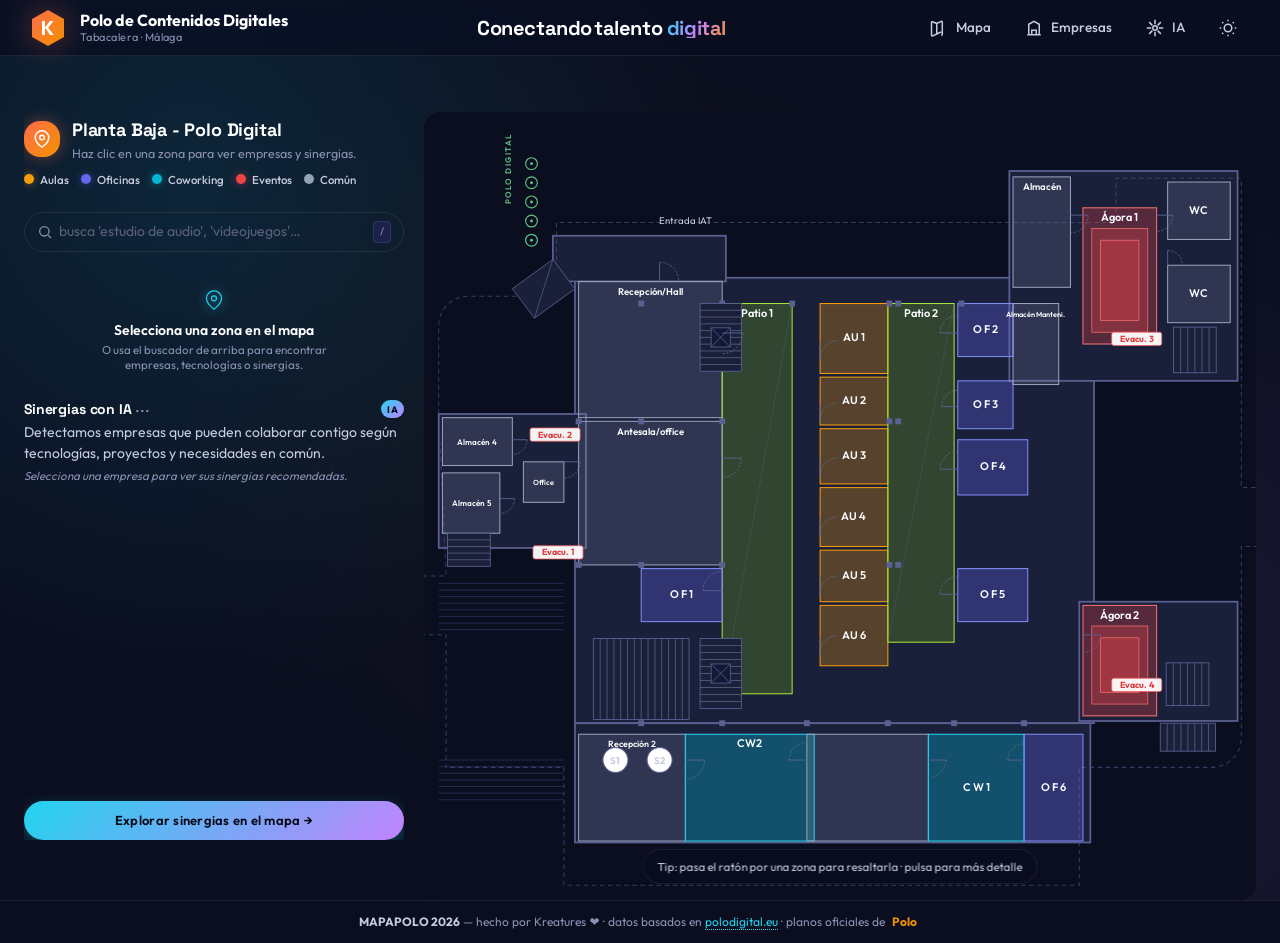
<file: index.html>
<!DOCTYPE html>
<html lang="es" data-theme="dark">
<head>
  <meta charset="UTF-8" />
  <meta name="viewport" content="width=device-width, initial-scale=1.0" />
  <meta name="description" content="MAPAPOLO 2026 — Mapa directorio inteligente del Polo Nacional de Contenidos Digitales. Descubre empresas, espacios y sinergias con IA en la planta baja." />
  <title>MAPAPOLO · Conectando talento digital</title>
  <link rel="preconnect" href="https://fonts.googleapis.com" />
  <link rel="preconnect" href="https://fonts.gstatic.com" crossorigin />
  <link href="https://fonts.googleapis.com/css2?family=Outfit:wght@400;500;600;700;800&family=Space+Grotesk:wght@500;700&display=swap" rel="stylesheet" />
  <link rel="stylesheet" href="css/estilo.css" />
</head>
<body>
  <!-- ==================== HEADER ==================== -->
  <header class="site-header">
    <div class="header-inner">
      <a href="#" class="brand" aria-label="Polo de Contenidos Digitales">
        <span class="brand-mark" aria-hidden="true">
          <svg viewBox="0 0 40 40" width="40" height="40">
            <polygon points="20,2 36,11 36,29 20,38 4,29 4,11" fill="url(#brandGrad)" />
            <path d="M14 27V13h3v6.5l5-6.5h3.5l-5.3 6.8 5.6 7.2H22L17.5 20 17 20.7V27z" fill="#fff" />
            <defs>
              <linearGradient id="brandGrad" x1="0" y1="0" x2="1" y2="1">
                <stop offset="0%" stop-color="#ff6b4a" />
                <stop offset="100%" stop-color="#f39200" />
              </linearGradient>
            </defs>
          </svg>
        </span>
        <span class="brand-text">
          <span class="brand-title">Polo de Contenidos Digitales</span>
          <span class="brand-sub">Tabacalera · Málaga</span>
        </span>
      </a>
      <div class="hero-tagline">
        <span class="hero-line-1">Conectando</span>
        <span class="hero-line-2">talento <span class="accent-text">digital</span></span>
      </div>
      <button class="hamburger" id="menuToggle" aria-label="Menú" aria-expanded="false">
        <span></span>
        <span></span>
        <span></span>
      </button>
      <nav class="header-actions" id="headerMenu" aria-label="Acciones">
        <a href="#mapa" class="header-btn" title="Ir al mapa">
          <svg width="18" height="18" viewBox="0 0 24 24" fill="none" stroke="currentColor" stroke-width="2"><path d="M9 20l-5.4 2.4A1 1 0 012 21.5V4.5a1 1 0 011.4-.9L9 6m0 14V6m0 14l6-2.8m-6-11.2L15 3.2a1 1 0 011.4.9V20.5a1 1 0 01-.6.9L15 21m-6-11.2V21"/></svg>
          <span>Mapa</span>
        </a>
        <a href="#empresas" class="header-btn" title="Empresas">
          <svg width="18" height="18" viewBox="0 0 24 24" fill="none" stroke="currentColor" stroke-width="2"><path d="M3 21h18M5 21V7l7-4 7 4v14M9 21v-6h6v6"/></svg>
          <span>Empresas</span>
        </a>
        <a href="#sinergias" class="header-btn" title="Sinergias IA">
          <svg width="18" height="18" viewBox="0 0 24 24" fill="none" stroke="currentColor" stroke-width="2"><circle cx="12" cy="12" r="3"/><path d="M12 1v6M12 17v6M4.2 4.2l4.3 4.3M15.5 15.5l4.3 4.3M1 12h6M17 12h6M4.2 19.8l4.3-4.3M15.5 8.5l4.3-4.3"/></svg>
          <span>IA</span>
        </a>
        <button class="header-btn" id="themeToggle" title="Cambiar tema">
          <svg id="themeIcon" width="18" height="18" viewBox="0 0 24 24" fill="none" stroke="currentColor" stroke-width="2"><circle cx="12" cy="12" r="5"/><path d="M12 1v2M12 21v2M4.2 4.2l1.4 1.4M18.4 18.4l1.4 1.4M1 12h2M21 12h2M4.2 19.8l1.4-1.4M18.4 5.6l1.4-1.4"/></svg>
        </button>
      </nav>
    </div>
  </header>
<!-- ==================== MAIN: MAPA + PANELES ==================== -->
<main class="layout" id="mapa">

    <!-- ============ COLUMNA IZQUIERDA: PANEL DE IDENTIDAD ============ -->
    <aside class="side-panel" id="empresas">

      <!-- Tarjeta Mapa / Info -->
      <article class="card card-head-map">
        <div class="card-head-map-inner">
          <span class="map-pin" aria-hidden="true">
            <svg width="18" height="18" viewBox="0 0 24 24" fill="none" stroke="currentColor" stroke-width="2"><path d="M21 10c0 7-9 13-9 13s-9-6-9-13a9 9 0 0118 0z"/><circle cx="12" cy="10" r="3"/></svg>
          </span>
          <div>
            <h2 class="card-title">Planta Baja - Polo Digital</h2>
            <p class="muted-sm">Haz clic en una zona para ver empresas y sinergias.</p>
          </div>
        </div>
        <div class="map-card-legend">
          <span class="legend-item"><i class="dot dot-aulas"></i> Aulas</span>
          <span class="legend-item"><i class="dot dot-oficinas"></i> Oficinas</span>
          <span class="legend-item"><i class="dot dot-coworking"></i> Coworking</span>
          <span class="legend-item"><i class="dot dot-eventos"></i> Eventos</span>
          <span class="legend-item"><i class="dot dot-comun"></i> Común</span>
        </div>
      </article>

      <!-- Buscador (siempre visible) -->
      <article class="card card-search">
        <div class="search-mini">
          <svg width="16" height="16" viewBox="0 0 24 24" fill="none" stroke="currentColor" stroke-width="2"><circle cx="11" cy="11" r="7"/><path d="M21 21l-4.3-4.3"/></svg>
          <input type="search" id="searchInput" placeholder="busca 'estudio de audio', 'videojuegos'…" autocomplete="off" />
          <kbd>/</kbd>
        </div>
        <ul class="search-suggestions" id="searchSuggestions" hidden></ul>
      </article>

      <!-- Tarjeta empresa destacada / seleccionada -->
      <article class="card card-empresa" id="empresaCard">
        <div class="empresa-empty" id="empresaEmpty">
          <div class="empty-illustration" aria-hidden="true">
            <svg width="48" height="48" viewBox="0 0 24 24" fill="none" stroke="currentColor" stroke-width="1.4">
              <path d="M21 10c0 7-9 13-9 13s-9-6-9-13a9 9 0 0118 0z"/>
              <circle cx="12" cy="10" r="3"/>
            </svg>
          </div>
          <h3 class="empresa-empty-title">Selecciona una zona en el mapa</h3>
          <p class="empresa-empty-sub">O usa el buscador de arriba para encontrar empresas, tecnologías o sinergias.</p>
        </div>
        <div class="empresa-content" id="empresaContent" hidden>
          <div class="empresa-head">
            <div class="avatar avatar-soft" id="empresaAvatar">·</div>
            <div class="empresa-meta">
              <h3 id="empresaNombre">—</h3>
              <p id="empresaSector" class="muted">—</p>
              <p id="empresaUbicacion" class="muted-sm">
                <svg width="12" height="12" viewBox="0 0 24 24" fill="none" stroke="currentColor" stroke-width="2"><path d="M21 10c0 7-9 13-9 13s-9-6-9-13a9 9 0 0118 0z"/><circle cx="12" cy="10" r="3"/></svg>
                <span id="empresaUbicacionTxt">—</span>
              </p>
            </div>
            <button class="icon-btn" id="empresaClose" title="Cerrar">×</button>
          </div>
          <p id="empresaDesc" class="empresa-desc">—</p>
          <div class="empresa-tech" id="empresaTech"></div>
          <a id="empresaWeb" class="empresa-web" target="_blank" rel="noopener" hidden>
            <svg width="14" height="14" viewBox="0 0 24 24" fill="none" stroke="currentColor" stroke-width="2"><path d="M21 13V6a2 2 0 00-2-2H5a2 2 0 00-2 2v12a2 2 0 002 2h7M21 13h-7M21 13l-4 4"/></svg>
            Visitar web
          </a>
        </div>
      </article>

      <!-- Tarjeta Sinergias con IA -->
      <article class="card card-sinergias" id="sinergias">
        <div class="sinergias-head">
          <h3>Sinergias con IA <span class="dots">···</span></h3>
          <span class="badge-ai">IA</span>
        </div>
        <p class="muted">
          Detectamos empresas que pueden colaborar contigo según tecnologías,
          proyectos y necesidades en común.
        </p>
        <div class="sinergias-body" id="sinergiasBody">
          <p class="sinergias-empty">Selecciona una empresa para ver sus sinergias recomendadas.</p>
        </div>

        <a href="#mapa" class="btn-cta" id="btnVerSinergias">Explorar sinergias en el mapa →</a>
      </article>
    </aside>

    <!-- ============ COLUMNA CENTRAL: MAPA ============ -->
    <section class="map-section">
      <div class="map-card">
        <div class="map-stage" id="mapStage">
          <!-- Capa de líneas de sinergia (debajo del SVG) -->
          <svg class="synergy-layer" id="synergyLayer" viewBox="280 510 1130 970" preserveAspectRatio="xMidYMid meet" aria-hidden="true">
            <defs>
              <linearGradient id="synGrad" x1="0" y1="0" x2="1" y2="1">
                <stop offset="0%" stop-color="#22d3ee" />
                <stop offset="50%" stop-color="#c084fc" />
                <stop offset="100%" stop-color="#f39200" />
              </linearGradient>
            </defs>
            <g id="synergyLines"></g>
          </svg>
          <!-- SVG del plano real -->
          <div class="svg-host" id="svgHost"></div>
          <!-- Hint flotante -->
          <div class="map-hint" id="mapHint">Tip: pasa el ratón por una zona para resaltarla · pulsa para más detalle</div>
        </div>
      </div>


    </section>
  </main>

  <!-- ==================== TOAST / NOTIFICACIONES ==================== -->
  <div class="toast-container" id="toastContainer" aria-live="polite"></div>



  <!-- ==================== FOOTER ==================== -->
  <footer class="site-footer">
    <p>
      <strong>MAPAPOLO 2026</strong> — hecho por Kreatures ❤ ·
      datos basados en <a href="https://www.polodigital.eu/habitantes/nuevos/" target="_blank" rel="noopener">polodigital.eu</a> ·
      planos oficiales de <span class="footer-polo">Polo</span>
    </p>
  </footer>

  <!-- ==================== SCRIPTS ==================== -->
  <script src="js/datos.js"></script>
  <script src="js/buscador.js"></script>
  <script src="js/mapa.js"></script>
  <script src="js/app.js"></script>
</body>
</html>
</file>
<file: css/estilo.css>
/* ============================================================
   MAPAPOLO 2026 · Hoja de estilos principal
   Tema oscuro futurista inspirado en el mockup del proyecto
   ============================================================ */

/* ---------- VARIABLES ---------- */
:root {
  /* Fondos */
  --bg-base: #0a0e1f;
  --bg-surface: #131838;
  --bg-elevated: #1c2249;
  --bg-canvas: #060916;
  --bg-glow-a: rgba(34, 211, 238, 0.12);
  --bg-glow-b: rgba(192, 132, 252, 0.10);

  /* Marca */
  --brand-orange: #f39200;
  --brand-coral: #ff6b4a;
  --brand-yellow: #ffc845;

  /* Zonas (paleta del mockup) */
  --zone-violet: #a855f7;
  --zone-cyan: #06b6d4;
  --zone-green: #22c55e;
  --zone-magenta: #ec4899;
  --zone-amber: #f59e0b;
  --zone-red: #ef4444;
  --zone-indigo: #6366f1;
  --zone-rose: #f43f5e;
  --zone-teal: #14b8a6;
  --zone-slate: #94a3b8;

  /* Acentos neón */
  --neon-cyan: #22d3ee;
  --neon-violet: #c084fc;
  --neon-orange: #fb923c;
  --neon-green: #4ade80;

  /* Texto */
  --text-primary: #ffffff;
  --text-secondary: #c7cbe0;
  --text-muted: #8b91b3;
  --text-faint: #5a5f7d;

  /* Bordes / sombras */
  --border-soft: rgba(255, 255, 255, 0.08);
  --border-strong: rgba(255, 255, 255, 0.15);
  --shadow-sm: 0 4px 12px rgba(0, 0, 0, 0.25);
  --shadow-md: 0 12px 32px rgba(0, 0, 0, 0.35);
  --shadow-lg: 0 24px 64px rgba(0, 0, 0, 0.5);
  --shadow-glow-cyan: 0 0 24px rgba(34, 211, 238, 0.4);
  --shadow-glow-violet: 0 0 24px rgba(192, 132, 252, 0.4);

  /* Geometría */
  --radius-sm: 8px;
  --radius-md: 16px;
  --radius-lg: 24px;
  --radius-full: 999px;

  /* Tipografía */
  --font-sans: 'Outfit', system-ui, -apple-system, 'Segoe UI', sans-serif;
  --font-display: 'Space Grotesk', 'Outfit', system-ui, sans-serif;

  /* Easing */
  --ease: cubic-bezier(0.4, 0, 0.2, 1);
  --ease-bounce: cubic-bezier(0.34, 1.56, 0.64, 1);

  /* Layout */
  --header-h: 56px;
  --side-w: 380px;
}

/* ---------- RESET ---------- */
*,
*::before,
*::after {
  box-sizing: border-box;
  margin: 0;
  padding: 0;
}

html {
  scroll-behavior: smooth;
}

body {
  font-family: var(--font-sans);
  background: var(--bg-base);
  color: var(--text-primary);
  line-height: 1.5;
  height: 100vh;
  overflow: hidden;
  -webkit-font-smoothing: antialiased;
  -moz-osx-font-smoothing: grayscale;

  /* Fondo decorativo con halos */
  background-image:
    radial-gradient(circle at 15% 20%, var(--bg-glow-a) 0%, transparent 40%),
    radial-gradient(circle at 85% 80%, var(--bg-glow-b) 0%, transparent 45%),
    radial-gradient(circle at 50% 50%, rgba(243, 146, 0, 0.04) 0%, transparent 60%);
  background-attachment: fixed;
}

img,
svg {
  display: block;
  max-width: 100%;
}

a {
  color: inherit;
  text-decoration: none;
}

button {
  font: inherit;
  cursor: pointer;
  background: none;
  border: none;
  color: inherit;
}

input {
  font: inherit;
}

:focus-visible {
  outline: 2px solid var(--neon-cyan);
  outline-offset: 2px;
  border-radius: 4px;
}

[hidden] {
  display: none !important;
}

/* ---------- TIPOGRAFÍA BASE ---------- */
.muted {
  color: var(--text-secondary);
  font-size: 14px;
  line-height: 1.55;
}

.muted-sm {
  color: var(--text-muted);
  font-size: 12.5px;
  line-height: 1.5;
}

/* ============================================================
   HEADER
   ============================================================ */
.site-header {
  position: sticky;
  top: 0;
  z-index: 100;
  height: var(--header-h);
  background: rgba(10, 14, 31, 0.75);
  backdrop-filter: blur(16px) saturate(140%);
  -webkit-backdrop-filter: blur(16px) saturate(140%);
  border-bottom: 1px solid var(--border-soft);
}

.header-inner {
  max-width: 1600px;
  margin: 0 auto;
  height: 100%;
  padding: 0 28px;
  display: flex;
  align-items: center;
  justify-content: space-between;
  gap: 16px;
}

.brand {
  display: flex;
  align-items: center;
  gap: 12px;
  text-decoration: none;
}

.brand-mark {
  display: grid;
  place-items: center;
  filter: drop-shadow(0 0 16px rgba(255, 107, 74, 0.4));
  transition: transform .3s var(--ease);
}

.brand:hover .brand-mark {
  transform: rotate(60deg) scale(1.05);
}

.brand-text {
  display: flex;
  flex-direction: column;
  line-height: 1.1;
}

.brand-title {
  font-weight: 700;
  font-size: 16px;
  color: var(--text-primary);
}

.brand-sub {
  font-weight: 400;
  font-size: 11px;
  color: var(--text-muted);
  margin-top: 2px;
  letter-spacing: 0.04em;
}

.header-actions {
  display: flex;
  align-items: center;
  gap: 4px;
}

.header-btn {
  display: inline-flex;
  align-items: center;
  gap: 8px;
  padding: 8px 14px;
  border-radius: var(--radius-full);
  font-size: 13.5px;
  font-weight: 500;
  color: var(--text-secondary);
  border: 1px solid transparent;
  transition: all .2s var(--ease);
}

.header-btn:hover {
  background: rgba(255, 255, 255, 0.06);
  border-color: var(--border-soft);
  color: var(--text-primary);
}

.header-btn span {
  display: none;
}

@media (min-width: 720px) {
  .header-btn span {
    display: inline;
  }
}

/* ---------- HAMBURGER MENU ---------- */
.hamburger {
  display: none;
  flex-direction: column;
  justify-content: center;
  gap: 5px;
  width: 36px;
  height: 36px;
  background: none;
  border: none;
  cursor: pointer;
  padding: 6px;
  z-index: 110;
}

.hamburger span {
  display: block;
  width: 100%;
  height: 2.5px;
  background: var(--text-secondary);
  border-radius: 2px;
  transition: transform .3s var(--ease), opacity .3s var(--ease);
}

.hamburger.is-open span:nth-child(1) {
  transform: translateY(7.5px) rotate(45deg);
}

.hamburger.is-open span:nth-child(2) {
  opacity: 0;
}

.hamburger.is-open span:nth-child(3) {
  transform: translateY(-7.5px) rotate(-45deg);
}

/* ---------- TAGLINE EN HEADER ---------- */
.hero-tagline {
  display: none;
  align-items: center;
  gap: 2px;
  font-family: var(--font-display);
  font-weight: 800;
  font-size: 20px;
  letter-spacing: -0.02em;
  line-height: 1;
  color: var(--text-primary);
  white-space: nowrap;
}

.hero-tagline .hero-line-1,
.hero-tagline .hero-line-2 {
  display: inline;
}

.hero-tagline .hero-line-1::after {
  content: " ";
}

.accent-text {
  background: linear-gradient(120deg, var(--neon-cyan) 0%, var(--neon-violet) 50%, var(--neon-orange) 100%);
  -webkit-background-clip: text;
  background-clip: text;
  color: transparent;
  display: inline-block;
}

@media (min-width: 900px) {
  .hero-tagline {
    display: inline-flex;
  }
}

@media (max-width: 899px) {
  .hero-tagline {
    display: none;
  }
}

@media (max-width: 720px) {
  .hamburger {
    display: flex;
  }

  .header-actions {
    position: fixed;
    top: 0;
    right: 0;
    z-index: 105;
    width: 220px;
    height: 100dvh;
    background: var(--bg-surface);
    border: 1px solid var(--border-soft);
    border-right: none;
    flex-direction: column;
    padding: 68px 16px 24px;
    gap: 4px;
    transform: translateX(100%);
    transition: transform .3s var(--ease);
    box-shadow: var(--shadow-lg);
    pointer-events: none;
  }

  .header-actions .header-btn span {
    display: inline;
  }

  .header-actions.is-open {
    transform: translateX(0);
    pointer-events: auto;
  }

  .brand-title {
    font-size: 13px;
    white-space: nowrap;
  }

  .header-inner {
    padding: 0 16px;
    gap: 8px;
  }
}

/* ============================================================
   LAYOUT PRINCIPAL
   ============================================================ */
.layout {
  max-width: 1600px;
  margin: 0 auto;
  padding: 0 24px;
  display: grid;
  grid-template-columns: var(--side-w) 1fr;
  gap: 20px;
  height: calc(100vh - var(--header-h));
  min-height: 0;
}

@media (max-width: 1100px) {
  html {
    overscroll-behavior-x: none;
  }

  body {
    display: flex;
    flex-direction: column;
    height: auto;
    min-height: 100vh;
    overflow-y: auto;
    overflow-x: hidden;
    touch-action: pan-y;
    overscroll-behavior-x: none;
  }

  .layout {
    grid-template-columns: 1fr;
    height: auto;
    min-height: 0;
    flex: 1 0 auto;
    overflow-y: visible;
  }

  .map-section {
    order: -1;
    height: auto;
    min-height: 0;
    padding-top: 0;
  }

  .map-card {
    height: auto;
    flex: 0 0 auto;
  }

  .map-stage {
    height: auto;
    min-height: 320px;
    max-height: 60vh;
  }

  .map-card-legend {
    width: 100%;
  }

  .side-panel {
    position: static !important;
    max-height: none !important;
    overflow-y: visible !important;
    height: auto;
  }

  .side-panel {
    padding-top: 24px;
    padding-bottom: 24px;
  }
}

/* ============================================================
   PANEL LATERAL (sidebar)
   ============================================================ */
.side-panel {
  display: flex;
  flex-direction: column;
  gap: 24px;
  height: 100%;
  min-height: 0;
  overflow: hidden;
  padding: 60px 0;
}

/* ---------- CARDS base (sin fondo, sin borde) ---------- */
.card {
  background: transparent;
  border: none;
  padding: 0;
  transition: none;
  position: relative;
  overflow: visible;
  flex-shrink: 0;
}

.card::before {
  content: none;
}

.card:hover {
  border: none;
}

.card-title {
  font-family: var(--font-display);
  font-size: 17px;
  font-weight: 700;
  letter-spacing: -0.01em;
  margin-bottom: 1px;
}

.avatar {
  width: 32px;
  height: 32px;
  min-width: 32px;
  min-height: 32px;
  border-radius: var(--radius-full);
  display: grid;
  place-items: center;
  font-weight: 700;
  font-size: 12px;
  color: #fff;
  flex-shrink: 0;
  background: var(--bg-canvas);
  border: none;
}

.avatar-soft {
  background: var(--bg-elevated);
  color: var(--neon-cyan);
  border-color: var(--border-strong);
  font-weight: 600;
}

.tag {
  display: inline-flex;
  align-items: center;
  gap: 3px;
  padding: 2px 7px;
  font-size: 10px;
  font-weight: 500;
  border-radius: var(--radius-full);
  background: rgba(255, 255, 255, 0.04);
  border: 1px solid var(--border-soft);
  color: var(--text-secondary);
  line-height: 1.2;
  white-space: nowrap;
  max-width: 100%;
  overflow: hidden;
  text-overflow: ellipsis;
}

.tag-violet {
  border-color: rgba(168, 85, 247, 0.4);
  color: #d4b4ff;
  background: rgba(168, 85, 247, 0.08);
}

.tag-orange {
  border-color: rgba(243, 146, 0, 0.4);
  color: #ffc985;
  background: rgba(243, 146, 0, 0.08);
}

.tag-green {
  border-color: rgba(34, 197, 94, 0.4);
  color: #86efac;
  background: rgba(34, 197, 94, 0.08);
}

.tag-cyan {
  border-color: rgba(6, 182, 212, 0.4);
  color: #67e8f9;
  background: rgba(6, 182, 212, 0.08);
}

/* ---------- Tarjeta Buscador (siempre visible) ---------- */
.card-search {
  padding: 0 0 4px;
  flex-shrink: 0;
}

.card-search .search-mini {
  margin: 0;
}

.search-mini {
  display: flex;
  align-items: center;
  gap: 6px;
  padding: 8px 12px;
  background: transparent;
  border: 1px solid var(--border-soft);
  border-radius: var(--radius-full);
  transition: border-color .2s var(--ease), box-shadow .2s var(--ease);
}

.search-mini:focus-within {
  border-color: var(--neon-cyan);
  box-shadow: 0 0 0 3px rgba(34, 211, 238, 0.15);
}

.search-mini svg {
  color: var(--text-muted);
  flex-shrink: 0;
}

.search-mini input {
  flex: 1;
  background: none;
  border: none;
  color: var(--text-primary);
  font-size: 14px;
  outline: none;
  min-width: 0;
}

.search-mini input::placeholder {
  color: var(--text-faint);
}

.search-mini kbd {
  font-family: var(--font-sans);
  font-size: 10.5px;
  padding: 2px 6px;
  background: var(--bg-elevated);
  border: 1px solid var(--border-soft);
  border-radius: 4px;
  color: var(--text-muted);
  flex-shrink: 0;
}

.search-suggestions {
  list-style: none;
  position: absolute;
  top: calc(100% + 4px);
  left: 0;
  right: 0;
  background: var(--bg-surface);
  border: 1px solid var(--border-soft);
  border-radius: var(--radius-md);
  overflow: hidden;
  text-align: left;
  max-height: 260px;
  overflow-y: auto;
  z-index: 50;
  box-shadow: var(--shadow-lg);
}

.card-search {
  position: relative;
}

.search-suggestions li {
  padding: 10px 14px;
  font-size: 13px;
  cursor: pointer;
  border-bottom: 1px solid var(--border-soft);
  display: flex;
  align-items: center;
  gap: 10px;
  transition: background .15s var(--ease);
}

.search-suggestions li:last-child {
  border-bottom: none;
}

.search-suggestions li:hover,
.search-suggestions li.active {
  background: var(--bg-elevated);
}

.search-suggestions li .sug-score {
  margin-left: auto;
  font-size: 11px;
  color: var(--neon-cyan);
  font-weight: 600;
}

/* ---------- Tarjeta Empresa ---------- */
.card-empresa {
  flex: 0 0 auto;
  min-height: 0;
  display: flex;
  flex-direction: column;
  overflow: hidden;
}

.empresa-empty {
  text-align: center;
  padding: 2px;
  display: flex;
  flex-direction: column;
  align-items: center;
  gap: 2px;
  justify-content: center;
}

.empty-illustration {
  width: 36px;
  height: 36px;
  display: grid;
  place-items: center;
  border-radius: var(--radius-full);
  background: radial-gradient(circle, rgba(34, 211, 238, 0.15) 0%, transparent 70%);
  color: var(--neon-cyan);
  margin-bottom: 0;
}

.empty-illustration svg {
  width: 20px;
  height: 20px;
}

.empresa-empty-title {
  font-size: 14px;
  font-weight: 600;
  margin: 0;
  color: var(--text-primary);
}

.empresa-empty-sub {
  font-size: 11.5px;
  color: var(--text-muted);
  margin: 0;
  line-height: 1.3;
  max-width: 260px;
}

.empresa-content {
  display: flex;
  flex-direction: column;
  gap: 3px;
  flex: 0 0 auto;
  min-height: 0;
  overflow: hidden;
}

.empresa-head {
  display: flex;
  align-items: flex-start;
  gap: 8px;
}

.empresa-meta {
  flex: 1;
  min-width: 0;
}

.empresa-meta h3 {
  font-family: var(--font-display);
  font-size: 15px;
  font-weight: 700;
  letter-spacing: -0.01em;
  margin: 0 0 2px;
  word-break: break-word;
  line-height: 1.2;
  min-height: 1.2em;
}

.empresa-meta p {
  display: flex;
  align-items: center;
  gap: 4px;
  margin: 1px 0;
  font-size: 11.5px;
  line-height: 1.2;
}

.icon-btn {
  width: 30px;
  height: 30px;
  display: grid;
  place-items: center;
  border-radius: var(--radius-full);
  background: rgba(255, 255, 255, 0.06);
  color: var(--text-secondary);
  font-size: 18px;
  flex-shrink: 0;
  transition: background .2s var(--ease), color .2s var(--ease);
}

.icon-btn:hover {
  background: rgba(255, 255, 255, 0.12);
  color: var(--text-primary);
}

.empresa-desc {
  font-size: 11.5px;
  color: var(--text-secondary);
  line-height: 1.3;
  word-break: break-word;
  overflow-wrap: anywhere;
  margin: 0;
  flex-shrink: 0;
  display: -webkit-box;
  -webkit-line-clamp: 2;
  -webkit-box-orient: vertical;
  overflow: hidden;
}

.empresa-tech {
  display: flex;
  flex-wrap: wrap;
  gap: 3px;
  align-items: flex-start;
  align-content: flex-start;
  flex-shrink: 0;
  min-height: 0;
}

.empresa-web {
  align-self: flex-start;
  display: inline-flex;
  align-items: center;
  gap: 4px;
  font-size: 11.5px;
  font-weight: 500;
  color: var(--neon-cyan);
  padding: 4px 10px;
  border-radius: var(--radius-full);
  border: 1px solid rgba(34, 211, 238, 0.3);
  background: rgba(34, 211, 238, 0.06);
  transition: background .2s var(--ease), border-color .2s var(--ease);
}

.empresa-web:hover {
  background: rgba(34, 211, 238, 0.15);
  border-color: var(--neon-cyan);
}

/* ---------- Tarjeta Sinergias ---------- */
.card-sinergias {
  background: transparent;
  flex: 1;
  min-height: 0;
  display: flex;
  flex-direction: column;
  overflow: hidden;
}

.sinergias-head {
  display: flex;
  align-items: center;
  gap: 4px;
  margin-bottom: 2px;
  flex-shrink: 0;
}

.sinergias-head h3 {
  font-family: var(--font-display);
  font-size: 14px;
  font-weight: 700;
  letter-spacing: -0.01em;
  flex: 1;
}

.dots {
  color: var(--text-muted);
  letter-spacing: 2px;
  font-size: 12px;
}

.badge-ai {
  display: inline-flex;
  align-items: center;
  font-size: 9.5px;
  font-weight: 700;
  letter-spacing: 0.05em;
  padding: 2px 6px;
  border-radius: var(--radius-full);
  background: linear-gradient(135deg, var(--neon-cyan), var(--neon-violet));
  color: var(--bg-canvas);
}

.sinergias-body {
  margin: 2px 0;
  display: flex;
  flex-direction: column;
  gap: 4px;
  flex: 1;
  min-height: 0;
  overflow: hidden;
}

.sinergias-empty {
  font-size: 11.5px;
  color: var(--text-muted);
  font-style: italic;
}

.synergy-card {
  background: transparent;
  border: 1px solid var(--border-soft);
  border-radius: var(--radius-sm);
  padding: 8px 10px;
  display: flex;
  flex-direction: column;
  gap: 4px;
  position: relative;
  overflow: hidden;
  transition: border-color .2s var(--ease), transform .2s var(--ease);
  cursor: pointer;
}

.synergy-card::before {
  content: "";
  position: absolute;
  left: 0;
  top: 0;
  bottom: 0;
  width: 3px;
  background: linear-gradient(180deg, var(--neon-cyan), var(--neon-violet));
}

.synergy-card:hover {
  border-color: var(--neon-cyan);
  transform: translateX(2px);
}

.synergy-card-head {
  display: flex;
  align-items: center;
  gap: 6px;
  font-size: 12px;
  font-weight: 600;
}

.synergy-card-score {
  margin-left: auto;
  font-size: 10px;
  font-weight: 700;
  padding: 1px 6px;
  border-radius: var(--radius-full);
  background: rgba(34, 211, 238, 0.12);
  color: var(--neon-cyan);
  font-family: var(--font-display);
}

.synergy-card-score.high {
  background: rgba(74, 222, 128, 0.15);
  color: var(--neon-green);
}

.synergy-card-score.med {
  background: rgba(251, 146, 60, 0.15);
  color: var(--neon-orange);
}

.synergy-card-reason {
  font-size: 10.5px;
  color: var(--text-muted);
  line-height: 1.3;
  word-break: break-word;
  overflow-wrap: anywhere;
}

.btn-cta {
  display: inline-flex;
  align-items: center;
  justify-content: center;
  gap: 6px;
  margin-top: auto;
  padding: 10px 18px;
  font-size: 13px;
  font-weight: 600;
  color: var(--bg-canvas);
  background: linear-gradient(135deg, var(--neon-cyan) 0%, var(--neon-violet) 100%);
  border-radius: var(--radius-full);
  letter-spacing: 0.02em;
  transition: transform .2s var(--ease), box-shadow .2s var(--ease);
  box-shadow: 0 6px 18px rgba(34, 211, 238, 0.3);
  flex-shrink: 0;
}

.btn-cta:hover {
  transform: translateY(-2px);
  box-shadow: 0 10px 28px rgba(34, 211, 238, 0.45);
}

/* ============================================================
   MAPA
   ============================================================ */
.map-section {
  display: flex;
  flex-direction: column;
  height: 100%;
  min-height: 0;
  padding-top: 56px;
}

.map-card {
  background: transparent;
  border: none;
  box-shadow: none;
  position: relative;
  overflow: visible;
  flex: 1;
  min-height: 0;
  display: flex;
  flex-direction: column;
}

.map-card::before {
  content: none;
}

.map-pin {
  width: 36px;
  height: 36px;
  display: grid;
  place-items: center;
  background: linear-gradient(135deg, var(--brand-coral), var(--brand-orange));
  border-radius: var(--radius-md);
  color: #fff;
  box-shadow: 0 0 16px rgba(255, 107, 74, 0.4);
  flex-shrink: 0;
}

.card-head-map {
  display: flex;
  flex-direction: column;
  gap: 8px;
}

.card-head-map-inner {
  display: flex;
  align-items: center;
  gap: 12px;
}

.card-head-map .card-title {
  font-family: var(--font-display);
  font-size: 18px;
  font-weight: 700;
  letter-spacing: -0.01em;
  white-space: nowrap;
}

.map-card-legend {
  display: flex;
  flex-wrap: wrap;
  gap: 12px;
  align-items: center;
}

.legend-item {
  display: inline-flex;
  align-items: center;
  gap: 6px;
  font-size: 11.5px;
  color: var(--text-secondary);
  font-weight: 500;
}

.legend-item .dot {
  width: 10px;
  height: 10px;
  border-radius: var(--radius-full);
  display: inline-block;
}

.dot-aulas {
  background: var(--zone-amber);
  box-shadow: 0 0 8px rgba(245, 158, 11, 0.5);
}

.dot-oficinas {
  background: var(--zone-indigo);
  box-shadow: 0 0 8px rgba(99, 102, 241, 0.5);
}

.dot-coworking {
  background: var(--zone-cyan);
  box-shadow: 0 0 8px rgba(6, 182, 212, 0.5);
}

.dot-eventos {
  background: var(--zone-red);
  box-shadow: 0 0 8px rgba(239, 68, 68, 0.5);
}

.dot-comun {
  background: var(--zone-slate);
}

/* ---------- Stage del mapa ---------- */
.map-stage {
  position: relative;
  flex: 1;
  min-height: 0;
  display: flex;
  align-items: center;
  justify-content: center;
  overflow: hidden;
}

.map-stage::before {
  content: "";
  position: absolute;
  inset: 0;
  background-image:
    linear-gradient(rgba(34, 211, 238, 0.04) 1px, transparent 1px),
    linear-gradient(90deg, rgba(34, 211, 238, 0.04) 1px, transparent 1px);
  background-size: 28px 28px;
  pointer-events: none;
  mask-image: radial-gradient(ellipse at center, black 30%, transparent 80%);
  -webkit-mask-image: radial-gradient(ellipse at center, black 30%, transparent 80%);
}

:root[data-theme="light"] .map-stage::before {
  background-image:
    linear-gradient(rgba(128, 128, 128, 0.06) 1px, transparent 1px),
    linear-gradient(90deg, rgba(128, 128, 128, 0.06) 1px, transparent 1px);
}

.synergy-layer {
  position: absolute;
  inset: 0;
  pointer-events: none;
  z-index: 1;
  width: 100%;
  height: 100%;
}

.svg-host {
  position: relative;
  z-index: 2;
  width: 100%;
  height: 100%;
  display: flex;
  justify-content: center;
  align-items: center;
  overflow: hidden;
  background: #0a0e1f;
  border-radius: var(--radius-md);
}

:root[data-theme="light"] .svg-host {
  background: #f4f6f9;
}

.svg-host svg {
  width: 100%;
  height: 100%;
  display: block;
}

:root[data-theme="light"] .svg-host svg {
  filter: invert(1) hue-rotate(180deg);
  background: transparent;
}

/* ---------- Zonas interactivas dentro del SVG ---------- */
.svg-host svg [data-space] {
  cursor: pointer;
  transition: filter .25s var(--ease), transform .2s var(--ease);
  transform-origin: center;
  transform-box: fill-box;
}

.svg-host svg [data-space]:hover {
  filter: brightness(1.2) drop-shadow(0 0 14px rgba(34, 211, 238, 0.7));
}

.svg-host svg [data-space].is-active {
  filter: brightness(1.3) drop-shadow(0 0 18px var(--neon-cyan));
}

.svg-host svg [data-space].is-highlight {
  filter: brightness(1.15) drop-shadow(0 0 10px rgba(255, 200, 69, 0.7));
  animation: pulse-highlight 1.6s ease-in-out infinite;
}

@keyframes pulse-highlight {

  0%,
  100% {
    filter: brightness(1.15) drop-shadow(0 0 10px rgba(255, 200, 69, 0.7));
  }

  50% {
    filter: brightness(1.45) drop-shadow(0 0 18px rgba(255, 200, 69, 0.95));
  }
}

.svg-host svg [data-space] text {
  pointer-events: none;
  user-select: none;
}

.svg-host svg [data-space].is-dim {
  opacity: 0.3;
}

/* ---------- Color por categoría (sobrescribe el fill base del SVG) ---------- */
/* AULAS — amber */
.svg-host svg #au1 rect,
.svg-host svg #au2 rect,
.svg-host svg #au3 rect,
.svg-host svg #au4 rect,
.svg-host svg #au5 rect,
.svg-host svg #au6 rect {
  fill: rgba(245, 158, 11, 0.28) !important;
  stroke: #f59e0b !important;
}

.svg-host svg #au1:hover rect,
.svg-host svg #au2:hover rect,
.svg-host svg #au3:hover rect,
.svg-host svg #au4:hover rect,
.svg-host svg #au5:hover rect,
.svg-host svg #au6:hover rect {
  fill: rgba(245, 158, 11, 0.45) !important;
}

.svg-host svg #au1.is-active rect,
.svg-host svg #au2.is-active rect,
.svg-host svg #au3.is-active rect,
.svg-host svg #au4.is-active rect,
.svg-host svg #au5.is-active rect,
.svg-host svg #au6.is-active rect {
  fill: rgba(245, 158, 11, 0.6) !important;
  stroke: #fbbf24 !important;
  stroke-width: 2.5 !important;
}

/* OFICINAS — indigo */
.svg-host svg #of1 rect,
.svg-host svg #of2 rect,
.svg-host svg #of3 rect,
.svg-host svg #of4 rect,
.svg-host svg #of5 rect,
.svg-host svg #of6 rect {
  fill: rgba(99, 102, 241, 0.3) !important;
  stroke: #818cf8 !important;
}

.svg-host svg #of1:hover rect,
.svg-host svg #of2:hover rect,
.svg-host svg #of3:hover rect,
.svg-host svg #of4:hover rect,
.svg-host svg #of5:hover rect,
.svg-host svg #of6:hover rect {
  fill: rgba(99, 102, 241, 0.5) !important;
}

.svg-host svg #of1.is-active rect,
.svg-host svg #of2.is-active rect,
.svg-host svg #of3.is-active rect,
.svg-host svg #of4.is-active rect,
.svg-host svg #of5.is-active rect,
.svg-host svg #of6.is-active rect {
  fill: rgba(99, 102, 241, 0.65) !important;
  stroke: #a5b4fc !important;
  stroke-width: 2.5 !important;
}

/* COWORKING — cyan */
.svg-host svg #cw1 rect,
.svg-host svg #cw2 rect {
  fill: rgba(6, 182, 212, 0.32) !important;
  stroke: #22d3ee !important;
}

.svg-host svg #cw1:hover rect,
.svg-host svg #cw2:hover rect {
  fill: rgba(6, 182, 212, 0.5) !important;
}

.svg-host svg #cw1.is-active rect,
.svg-host svg #cw2.is-active rect {
  fill: rgba(6, 182, 212, 0.65) !important;
  stroke: #67e8f9 !important;
  stroke-width: 2.5 !important;
}

/* EVENTOS / ÁGORAS / PATIOS — red / orange */
.svg-host svg #agora1 rect,
.svg-host svg #agora2 rect {
  fill: rgba(239, 68, 68, 0.28) !important;
  stroke: #f87171 !important;
}

.svg-host svg #agora1:hover rect,
.svg-host svg #agora2:hover rect {
  fill: rgba(239, 68, 68, 0.45) !important;
}

.svg-host svg #agora1.is-active rect,
.svg-host svg #agora2.is-active rect {
  fill: rgba(239, 68, 68, 0.6) !important;
  stroke: #fca5a5 !important;
  stroke-width: 2.5 !important;
}

.svg-host svg #patio1 rect,
.svg-host svg #patio2 rect {
  fill: rgba(132, 204, 22, 0.22) !important;
  stroke: #a3e635 !important;
}

.svg-host svg #patio1:hover rect,
.svg-host svg #patio2:hover rect {
  fill: rgba(132, 204, 22, 0.4) !important;
}

.svg-host svg #patio1.is-active rect,
.svg-host svg #patio2.is-active rect {
  fill: rgba(132, 204, 22, 0.55) !important;
  stroke: #bef264 !important;
  stroke-width: 2.5 !important;
}

/* COMUNES — slate neutro */
.svg-host svg #hall rect,
.svg-host svg #recepcion2 rect,
.svg-host svg #antesala rect,
.svg-host svg #wc1 rect,
.svg-host svg #wc2 rect,
.svg-host svg #almacen_top rect,
.svg-host svg #almacen4 rect,
.svg-host svg #almacen5 rect,
.svg-host svg #alm_mant rect,
.svg-host svg #office rect,
.svg-host svg #mid1 rect {
  fill: rgba(148, 163, 184, 0.18) !important;
  stroke: #94a3b8 !important;
}

.svg-host svg #hall:hover rect,
.svg-host svg #recepcion2:hover rect,
.svg-host svg #antesala:hover rect,
.svg-host svg #wc1:hover rect,
.svg-host svg #wc2:hover rect,
.svg-host svg #almacen_top:hover rect,
.svg-host svg #almacen4:hover rect,
.svg-host svg #almacen5:hover rect,
.svg-host svg #alm_mant:hover rect,
.svg-host svg #office:hover rect,
.svg-host svg #mid1:hover rect {
  fill: rgba(148, 163, 184, 0.3) !important;
}

.svg-host svg #hall.is-active rect,
.svg-host svg #recepcion2.is-active rect,
.svg-host svg #antesala.is-active rect,
.svg-host svg #wc1.is-active rect,
.svg-host svg #wc2.is-active rect,
.svg-host svg #almacen_top.is-active rect,
.svg-host svg #almacen4.is-active rect,
.svg-host svg #almacen5.is-active rect,
.svg-host svg #alm_mant.is-active rect,
.svg-host svg #office.is-active rect,
.svg-host svg #mid1.is-active rect {
  fill: rgba(148, 163, 184, 0.4) !important;
  stroke: #cbd5e1 !important;
  stroke-width: 2.5 !important;
}

/* Labels de texto dentro del SVG — más legibles sobre fondos coloridos */
.svg-host svg [data-space] text {
  fill: #f8fafc !important;
  font-weight: 600 !important;
}

.svg-host svg [data-space].is-active text {
  fill: #ffffff !important;
}

/* ---------- Líneas de sinergia ---------- */
.synergy-line {
  fill: none;
  stroke: url(#synGrad);
  stroke-width: 2;
  stroke-dasharray: 6 4;
  opacity: 0;
  animation: line-fade .6s var(--ease) forwards, line-flow 6s linear infinite;
  filter: drop-shadow(0 0 4px rgba(34, 211, 238, 0.6));
}

@keyframes line-fade {
  to {
    opacity: 0.85;
  }
}

@keyframes line-flow {
  to {
    stroke-dashoffset: -100;
  }
}

.synergy-node {
  fill: var(--neon-cyan);
  filter: drop-shadow(0 0 6px var(--neon-cyan));
  animation: node-pulse 1.8s ease-in-out infinite;
}

@keyframes node-pulse {

  0%,
  100% {
    transform: scale(1);
    opacity: 1;
  }

  50% {
    transform: scale(1.5);
    opacity: 0.6;
  }
}

/* ---------- Tooltip y hint ---------- */
.map-hint {
  position: absolute;
  bottom: 16px;
  left: 50%;
  transform: translateX(-50%);
  background: rgba(10, 14, 31, 0.85);
  border: 1px solid var(--border-soft);
  padding: 8px 14px;
  border-radius: var(--radius-full);
  font-size: 11.5px;
  color: var(--text-secondary);
  backdrop-filter: blur(8px);
  z-index: 3;
  white-space: nowrap;
}

.map-hint.hidden {
  display: none;
}

.tooltip {
  position: absolute;
  background: var(--bg-canvas);
  border: 1px solid var(--neon-cyan);
  border-radius: var(--radius-md);
  padding: 10px 14px;
  font-size: 12.5px;
  color: var(--text-primary);
  pointer-events: none;
  z-index: 10;
  box-shadow: var(--shadow-glow-cyan);
  transform: translate(-50%, calc(-100% - 12px));
  white-space: normal;
  max-width: 280px;
  overflow-wrap: break-word;
}

.tooltip-title {
  font-weight: 700;
  margin-bottom: 2px;
}

.tooltip-empresa {
  font-weight: 600;
  font-size: 12px;
  margin-bottom: 2px;
  color: var(--neon-cyan);
}

.tooltip-sector {
  font-weight: 400;
  color: var(--text-muted);
}

.tooltip-sub {
  font-size: 11px;
  color: var(--text-muted);
}

.tooltip-count {
  display: inline-block;
  margin-top: 4px;
  padding: 2px 8px;
  background: rgba(34, 211, 238, 0.15);
  color: var(--neon-cyan);
  border-radius: var(--radius-full);
  font-size: 10.5px;
  font-weight: 600;
}

.tooltip::after {
  content: "";
  position: absolute;
  bottom: -6px;
  left: 50%;
  transform: translateX(-50%) rotate(45deg);
  width: 10px;
  height: 10px;
  background: var(--bg-canvas);
  border-right: 1px solid var(--neon-cyan);
  border-bottom: 1px solid var(--neon-cyan);
}

/* ============================================================
   MOCKUP MÓVIL (preview)
   ============================================================ */


/* ============================================================
   TOAST (notificaciones)
   ============================================================ */
.toast-container {
  position: fixed;
  bottom: 24px;
  right: 24px;
  z-index: 200;
  display: flex;
  flex-direction: column;
  gap: 10px;
  pointer-events: none;
}

.toast {
  background: var(--bg-elevated);
  border: 1px solid var(--border-strong);
  color: var(--text-primary);
  padding: 12px 18px;
  border-radius: var(--radius-md);
  box-shadow: var(--shadow-md);
  font-size: 13.5px;
  display: flex;
  align-items: center;
  gap: 10px;
  min-width: 240px;
  max-width: 360px;
  pointer-events: auto;
  animation: toast-in .3s var(--ease-bounce);
}

.toast-icon {
  font-size: 18px;
}

.toast.success {
  border-color: var(--neon-green);
}

.toast.info {
  border-color: var(--neon-cyan);
}

.toast.warn {
  border-color: var(--neon-orange);
}

@keyframes toast-in {
  from {
    transform: translateX(20px);
    opacity: 0;
  }

  to {
    transform: translateX(0);
    opacity: 1;
  }
}

@keyframes toast-out {
  to {
    transform: translateX(20px);
    opacity: 0;
  }
}



/* ============================================================
   FOOTER
   ============================================================ */
.site-footer {
  text-align: center;
  padding: 12px 20px;
  border-top: 1px solid var(--border-soft);
  color: var(--text-muted);
  font-size: 12px;
}

.site-footer a {
  color: var(--neon-cyan);
  text-decoration: none;
  border-bottom: 1px dotted var(--neon-cyan);
}

.site-footer strong {
  color: var(--text-secondary);
}

.footer-polo {
  display: inline-block;
  padding: 0 4px;
  color: var(--brand-orange);
  font-weight: 700;
}

/* ============================================================
   UTILIDADES
   ============================================================ */
.hidden {
  display: none !important;
}

@media (max-width: 640px) {
  body {
    overflow-y: auto;
    height: auto;
    min-height: 100vh;
  }

  .layout {
    padding: 0 16px;
    gap: 12px;
    height: auto;
    min-height: auto;
  }

  .map-card {
    padding: 0;
  }

  .map-card-legend {
    gap: 8px;
  }

  .legend-item {
    font-size: 10.5px;
  }

  .toast-container {
    right: 12px;
    bottom: 12px;
  }
}

/* ============================================================
   TEMA CLARO
   ============================================================ */
:root[data-theme="light"] {
  --bg-base: #f4f6fb;
  --bg-surface: #ffffff;
  --bg-elevated: #ffffff;
  --bg-canvas: #f8fafc;
  --bg-glow-a: rgba(243, 146, 0, 0.08);
  --bg-glow-b: rgba(99, 102, 241, 0.08);

  --text-primary: #0f172a;
  --text-secondary: #475569;
  --text-muted: #64748b;
  --text-faint: #94a3b8;

  --border-soft: rgba(15, 23, 42, 0.08);
  --border-strong: rgba(15, 23, 42, 0.16);
  --shadow-sm: 0 4px 12px rgba(15, 23, 42, 0.08);
  --shadow-md: 0 12px 32px rgba(15, 23, 42, 0.12);
  --shadow-lg: 0 24px 64px rgba(15, 23, 42, 0.18);

  --neon-cyan: #06b6d4;
  --neon-violet: #7c3aed;
  --neon-orange: #ea580c;
  --neon-green: #16a34a;
}

:root[data-theme="light"] body {
  background-image:
    radial-gradient(circle at 15% 20%, var(--bg-glow-a) 0%, transparent 40%),
    radial-gradient(circle at 85% 80%, var(--bg-glow-b) 0%, transparent 45%);
}

:root[data-theme="light"] .site-header {
  background: rgba(255, 255, 255, 0.85);
  border-bottom-color: rgba(15, 23, 42, 0.08);
}

:root[data-theme="light"] .brand-title {
  color: var(--text-primary);
}

:root[data-theme="light"] .header-btn {
  color: var(--text-secondary);
}

:root[data-theme="light"] .header-btn:hover {
  background: rgba(15, 23, 42, 0.06);
  color: var(--text-primary);
}

:root[data-theme="light"] .hamburger span {
  background: var(--text-secondary);
}

:root[data-theme="light"] .header-actions {
  background: #ffffff;
  border-color: rgba(15, 23, 42, 0.1);
  box-shadow: 0 12px 32px rgba(15, 23, 42, 0.15);
}

:root[data-theme="light"] .card {
  background: transparent;
}

:root[data-theme="light"] .card:hover {
  background: transparent;
}

:root[data-theme="light"] .card-sinergias {
  background: transparent;
}

:root[data-theme="light"] .card-title,
:root[data-theme="light"] .empresa-meta h3,
:root[data-theme="light"] .sinergias-head h3,
:root[data-theme="light"] .card-head-map .card-title {
  color: var(--text-primary);
}

:root[data-theme="light"] .muted,
:root[data-theme="light"] .empresa-desc {
  color: var(--text-secondary);
}

:root[data-theme="light"] .muted-sm,
:root[data-theme="light"] .empresa-empty-sub {
  color: var(--text-muted);
}

:root[data-theme="light"] .avatar-soft {
  background: #f1f5f9;
  color: var(--brand-orange);
  border-color: rgba(15, 23, 42, 0.1);
}

:root[data-theme="light"] .tag {
  background: rgba(15, 23, 42, 0.05);
  color: var(--text-secondary);
}

:root[data-theme="light"] .tag-violet {
  color: #6d28d9;
  background: rgba(168, 85, 247, 0.12);
}

:root[data-theme="light"] .tag-orange {
  color: #c2410c;
  background: rgba(243, 146, 0, 0.14);
}

:root[data-theme="light"] .tag-green {
  color: #15803d;
  background: rgba(34, 197, 94, 0.14);
}

:root[data-theme="light"] .tag-cyan {
  color: #0e7490;
  background: rgba(6, 182, 212, 0.14);
}

:root[data-theme="light"] .search-mini,
:root[data-theme="light"] .search-suggestions,
:root[data-theme="light"] .synergy-card {
  background: var(--bg-canvas);
  border-color: rgba(15, 23, 42, 0.1);
}

:root[data-theme="light"] .search-mini {
  background: transparent;
  border-color: rgba(15, 23, 42, 0.12);
}

:root[data-theme="light"] .search-mini input {
  color: var(--text-primary);
}

:root[data-theme="light"] .search-mini input::placeholder {
  color: var(--text-faint);
}

:root[data-theme="light"] .search-mini kbd {
  background: #e2e8f0;
  color: var(--text-muted);
  border-color: rgba(15, 23, 42, 0.1);
}

:root[data-theme="light"] .search-suggestions li:hover,
:root[data-theme="light"] .search-suggestions li.active {
  background: #f1f5f9;
}

:root[data-theme="light"] .icon-btn {
  background: rgba(15, 23, 42, 0.06);
  color: var(--text-secondary);
}

:root[data-theme="light"] .icon-btn:hover {
  background: rgba(15, 23, 42, 0.12);
  color: var(--text-primary);
}

:root[data-theme="light"] .empresa-web {
  color: var(--neon-cyan);
  background: rgba(6, 182, 212, 0.08);
  border-color: rgba(6, 182, 212, 0.3);
}

:root[data-theme="light"] .badge-ai {
  color: #fff;
}

:root[data-theme="light"] .synergy-card-score {
  color: #0e7490;
  background: rgba(6, 182, 212, 0.15);
}

:root[data-theme="light"] .synergy-card-score.high {
  color: #15803d;
  background: rgba(34, 197, 94, 0.15);
}

:root[data-theme="light"] .synergy-card-score.med {
  color: #c2410c;
  background: rgba(243, 146, 0, 0.15);
}

:root[data-theme="light"] .map-card {
  background: transparent;
}

:root[data-theme="light"] .map-hint {
  background: rgba(255, 255, 255, 0.92);
  border-color: rgba(15, 23, 42, 0.1);
  color: var(--text-secondary);
  box-shadow: 0 4px 12px rgba(15, 23, 42, 0.08);
}

:root[data-theme="light"] .tooltip {
  background: #ffffff;
  border-color: var(--neon-cyan);
  color: var(--text-primary);
  box-shadow: 0 8px 24px rgba(15, 23, 42, 0.15);
}

:root[data-theme="light"] .tooltip::after {
  background: #ffffff;
}

:root[data-theme="light"] .legend-item {
  color: var(--text-secondary);
}

:root[data-theme="light"] .map-pin {
  box-shadow: 0 0 16px rgba(255, 107, 74, 0.3);
}

:root[data-theme="light"] .synergy-line {
  filter: drop-shadow(0 0 3px rgba(99, 102, 241, 0.5));
}

:root[data-theme="light"] .toast {
  background: #ffffff;
  border-color: rgba(15, 23, 42, 0.12);
  color: var(--text-primary);
  box-shadow: 0 12px 32px rgba(15, 23, 42, 0.18);
}

:root[data-theme="light"] .site-footer {
  border-top-color: rgba(15, 23, 42, 0.08);
  color: var(--text-muted);
}

:root[data-theme="light"] .site-footer a {
  color: var(--neon-cyan);
}

:root[data-theme="light"] .dots {
  color: var(--text-muted);
}

/* Texto del SVG sigue siendo oscuro para que se vea en zonas claras */
:root[data-theme="light"] .svg-host svg [data-space] text {
  fill: #1e293b !important;
}

:root[data-theme="light"] .svg-host svg [data-space].is-active text {
  fill: #0f172a !important;
}
</file>
